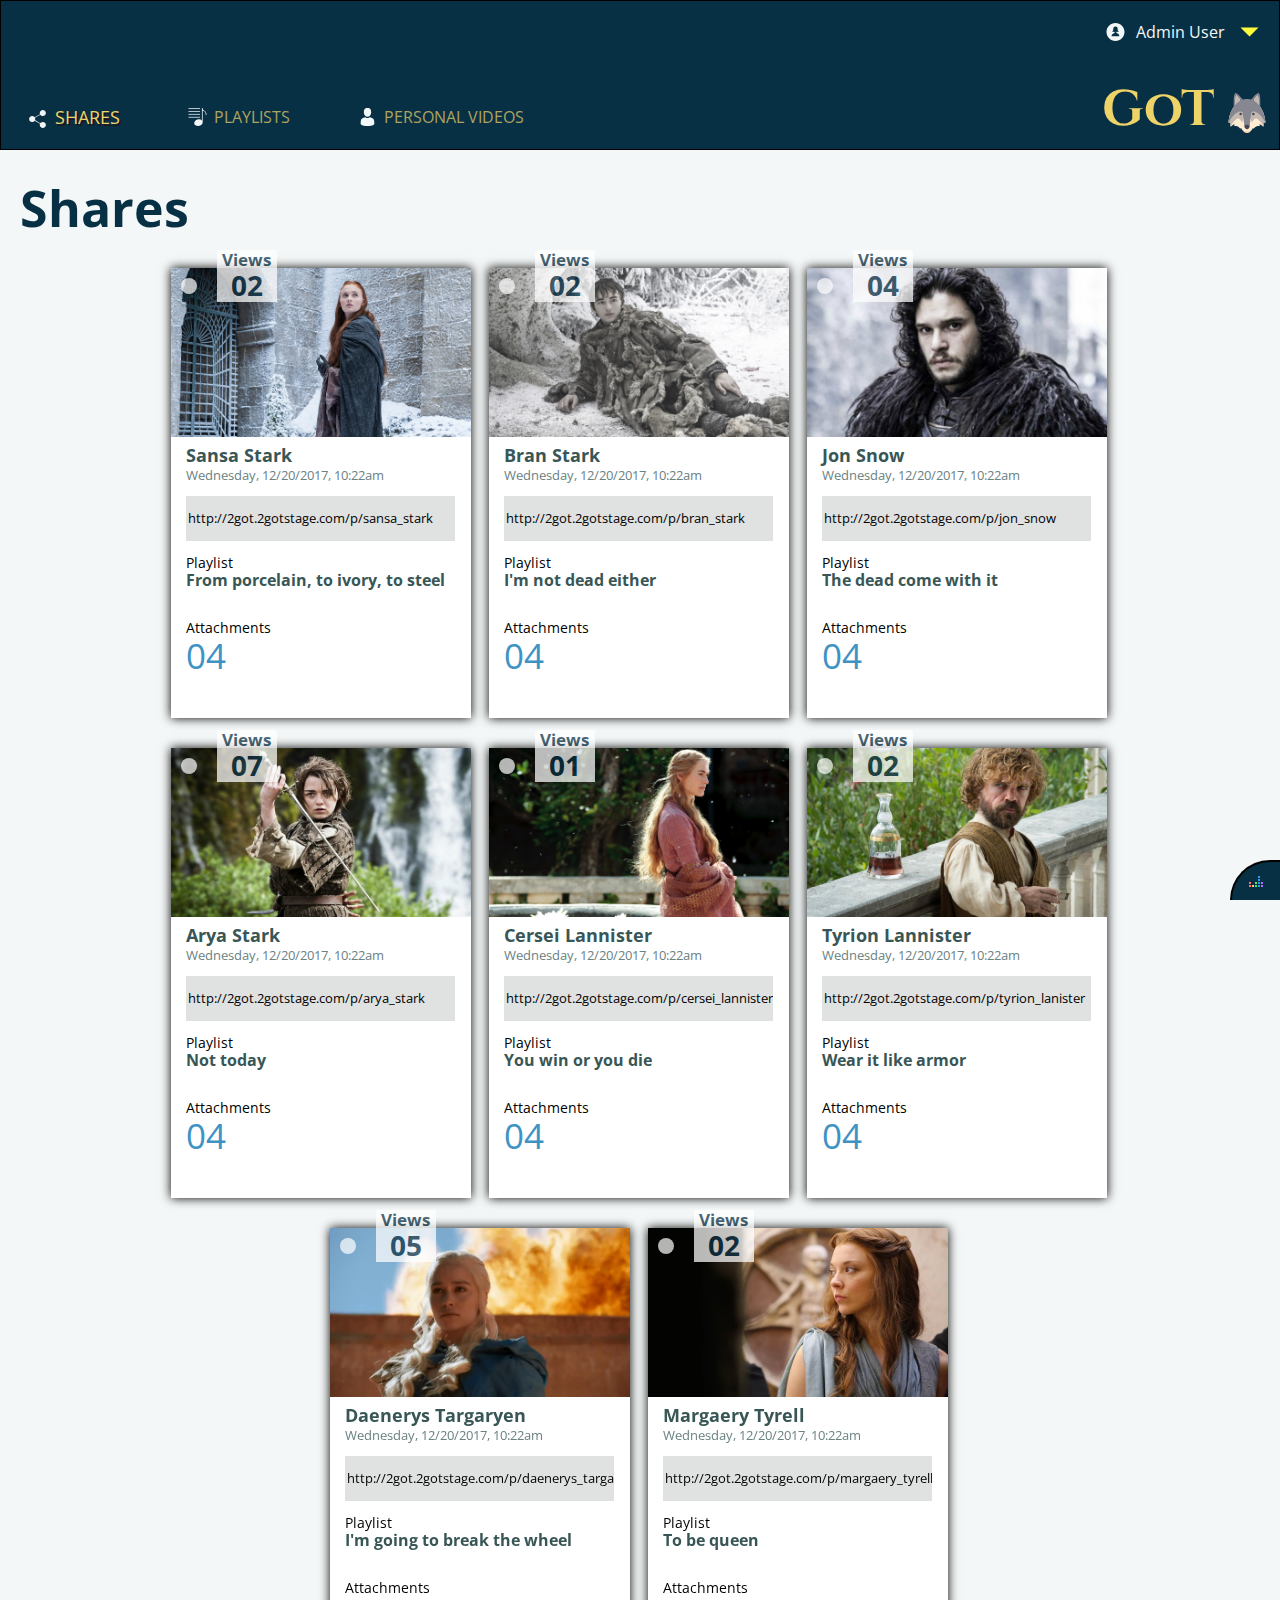
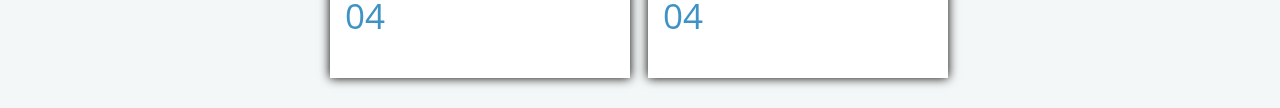
<file: index.html>
<!DOCTYPE html>
<html>
  <head>
    <meta charset="utf-8">
    <meta name="viewport" content="width=device-width, initial-scale=1">
    <title>GoT Playlist</title>
    <link rel="stylesheet" href="style.css" type="text/css">
    <link rel="stylesheet" href="normalize.css" type="text/css">
    <!-- Fonts -->
    <link href="https://fonts.googleapis.com/css?family=Open+Sans:300,400" rel="stylesheet">
    <link href="https://fonts.googleapis.com/css?family=Cinzel" rel="stylesheet">
  </head>

  <body>
    <header id="page-header">
      <p id="admin-arrow">
        <img src="assets/user.svg" alt="admin icon">Admin User <img src="assets/down-arrow.svg" alt="down arrow">
      </p>
      <nav>
        <p id="shares"><img src="assets/share.svg" alt="shares icon"> SHARES  </p>
        <p id="playlists"><img src="assets/playlist.svg" alt="playlist icon"> PLAYLISTS </p>
        <p id="personal-videos"><img src="assets/group.svg" alt="group icon"> PERSONAL VIDEOS </p>
      </nav>
      <p id="nav-lines"><img src="assets/menu.svg" alt="menu icon"></p>
      <h3>GoT <img src="assets/werewolf.svg" alt="game of thrones Stark logo"></h3>
    </header>

    <h1>Shares</h1>

    <section id="main-section">
      <article class="playlist-box box-images" id="sansa-box">
        <div class="arrow">
          <img src="assets/next.svg" alt="next arrow"> <p id="views">Views</p> <p id="views-number">02</p>
        </div>
        <div class="text-container">
          <h4>Sansa Stark</h4>
          <p id="date">Wednesday, 12/20/2017, 10:22am</p>
          <div class="grey-box"><p>http://2got.2gotstage.com/p/sansa_stark</p></div>
          <p class="attachments-and-playlist">Playlist</p>
          <h4 id="playlist-title">From porcelain, to ivory, to steel</h4>
          <p class="attachments-and-playlist">Attachments</p>
          <p id="accent">04</p>
        </div>
      </article>

      <article class="playlist-box box-images" id="bran-box">
        <div class="arrow">
          <img src="assets/next.svg" alt="next arrow"> <p id="views">Views</p> <p id="views-number">02</p>
        </div>
        <div class="text-container">
          <h4>Bran Stark</h4>
          <p id="date">Wednesday, 12/20/2017, 10:22am</p>
          <div class="grey-box"><p>http://2got.2gotstage.com/p/bran_stark</p></div>
          <p class="attachments-and-playlist">Playlist</p>
          <h4 id="playlist-title">I'm not dead either</h4>
          <p class="attachments-and-playlist">Attachments</p>
          <p id="accent">04</p>
        </div>
      </article>

      <article class="playlist-box box-images" id="jon-box">
        <div class="arrow">
          <img src="assets/next.svg" alt="next arrow"> <p id="views">Views</p> <p id="views-number">04</p>
        </div>
        <div class="text-container">
          <h4>Jon Snow</h4>
          <p id="date">Wednesday, 12/20/2017, 10:22am</p>
          <div class="grey-box"><p>http://2got.2gotstage.com/p/jon_snow</p></div>
          <p class="attachments-and-playlist">Playlist</p>
          <h4 id="playlist-title">The dead come with it</h4>
          <p class="attachments-and-playlist">Attachments</p>
          <p id="accent">04</p>
        </div>
      </article>

      <article class="playlist-box box-images" id="arya-box">
        <div class="arrow">
          <img src="assets/next.svg" alt="next arrow"><p id="views">Views</p> <p id="views-number">07</p>
        </div>
        <div class="text-container">
          <h4>Arya Stark</h4>
          <p id="date">Wednesday, 12/20/2017, 10:22am</p>
          <div class="grey-box"><p>http://2got.2gotstage.com/p/arya_stark</p></div>
          <p class="attachments-and-playlist">Playlist</p>
          <h4 id="playlist-title">Not today</h4>
          <p class="attachments-and-playlist">Attachments</p>
          <p id="accent">04</p>
        </div>
      </article>

      <article class="playlist-box box-images" id="cersei-box">
        <div class="arrow">
          <img src="assets/next.svg" alt="next arrow"><p id="views">Views</p> <p id="views-number">01</p>
        </div>
        <div class="text-container">
          <h4>Cersei Lannister</h4>
          <p id="date">Wednesday, 12/20/2017, 10:22am</p>
          <div class="grey-box"><p>http://2got.2gotstage.com/p/cersei_lannister</p></div>
          <p class="attachments-and-playlist">Playlist</p>
          <h4 id="playlist-title">You win or you die</h4>
          <p class="attachments-and-playlist">Attachments</p>
          <p id="accent">04</p>
        </div>
      </article>

      <article class="playlist-box box-images" id="tyrion-box">
        <div class="arrow">
          <img src="assets/next.svg" alt="next arrow"><p id="views">Views</p> <p id="views-number">02</p>
        </div>
        <div class="text-container">
          <h4>Tyrion Lannister</h4>
          <p id="date">Wednesday, 12/20/2017, 10:22am</p>
          <div class="grey-box"><p>http://2got.2gotstage.com/p/tyrion_lanister</p></div>
          <p class="attachments-and-playlist">Playlist</p>
          <h4 id="playlist-title">Wear it like armor</h4>
          <p class="attachments-and-playlist">Attachments</p>
          <p id="accent">04</p>
        </div>
      </article>

      <article class="playlist-box box-images" id="dany-box">
        <div class="arrow">
          <img src="assets/next.svg" alt="next arrow"><p id="views">Views</p> <p id="views-number">05</p>
        </div>
        <div class="text-container">
          <h4>Daenerys Targaryen</h4>
          <p id="date">Wednesday, 12/20/2017, 10:22am</p>
          <div class="grey-box"><p>http://2got.2gotstage.com/p/daenerys_targaryen</p></div>
          <p class="attachments-and-playlist">Playlist</p>
          <h4 id="playlist-title">I'm going to break the wheel</h4>
          <p class="attachments-and-playlist">Attachments</p>
          <p id="accent">04</p>
        </div>
      </article>

      <article class="playlist-box box-images" id="marg-box">
        <div class="arrow">
          <img src="assets/next.svg" alt="next arrow"> <p id="views">Views</p> <p id="views-number">02</p>
        </div>
        <div class="text-container">
          <h4>Margaery Tyrell</h4>
          <p id="date">Wednesday, 12/20/2017, 10:22am</p>
          <div class="grey-box"><p>http://2got.2gotstage.com/p/margaery_tyrell</p></div>
          <p class="attachments-and-playlist">Playlist</p>
          <h4 id="playlist-title">To be queen</h4>
          <p class="attachments-and-playlist">Attachments</p>
          <p id="accent">04</p>
        </div>
      </article>

      <div id="currently-playing">
      </div>
    </section>

    <script type="text/javascript" src="script.js"></script>
  </body>
</html>
</file>
<file: style.css>
* {
  box-sizing: border-box;
}

body {
  background-color: #F4F7F7;
  font-family: 'Open Sans', sans-serif;
  margin: 0;
}

#page-header {
  background-color: #083045;
  border: 1px solid black;
  display: flex;
  height: 150px;
  justify-content: space-between;
  padding: 20px;
  width: 100%;
  z-index: 100;
}

nav {
  display: flex;
  flex-direction: row;
  justify-content: flex-start;
  padding: 0 0 20px 25px;
  position: absolute;
  top: 85px;
  left: 0px;

}

nav p {
  display: inline-block;
  margin-right: 40px;
  padding-right: 25px;
  text-align: center;
}

nav p:hover {
  cursor: pointer;
}

#nav-lines {
  display: none;
  visibility: hidden;
}

#admin-arrow {
  color: #F4F7F7;
  display: inline-block;
  position: absolute;
  right: 10px;
  top: 0;
}

#admin-arrow img {
  margin: 0 8px;
}

#admin-arrow img, #personal-videos img, #playlists img, #shares img {
  height: 25px;
  padding-top: 7px;
  vertical-align: bottom;
  width: 25px;
}

.arrow img {
  background-color: white;
  border-radius: 50%;
  height: 15%;
  left: 10px;
  opacity: 0.7;
  padding: 8px;
  position: relative;
  top: 10px;
  width: 15%;
}

/* Layout Controls */
.grey-box {
  background-color: #E0E2E2;
  font-size: 13px;
  height: 45px;
  overflow: scroll;
  padding: 2px;
  width: 269px;
}

.grey-box p:hover {
  cursor: pointer;
}

h1 {
  color: #083045;
  display: flex;
  font-size: 50px;
  margin: 30px 20px;
}

#main-section {
  background-color: #F4F7F7;
  width: 100%;
  justify-content: center;
  padding: 0 10px;
  display: flex;
  flex-direction: row;
  flex-wrap: wrap;
}

.playlist-box {
  display: flex;
  flex-direction: column;
  width: 300px;
  min-width: 300px;
  margin: 8px;
  border: 1px solid #455A64;
  background-color: #FFFFFF;
  align-items: flex-start;
  height: 450px;
}

.text-container {
  left: 15px;
  margin: 0 20px 0 0;
  position: relative;
  top: 90px;
}

/* Box Images */
#arya-box {
  background-image: url(assets/arya.png);
}

#bran-box {
  background-image: url(assets/bran.png);
}

#cersei-box {
  background-image: url(assets/cersei.png);
}

#dany-box {
  background-image: url(assets/daenerys.png);
}

#jon-box {
  background-image: url(assets/jon.png);
}

#marg-box {
  background-image: url(assets/maergery.png);
}

#sansa-box {
  background-image: url(assets/sansa.png);
}

#tyrion-box {
 background-image: url(assets/tyrion.png);
}

/* Box Image Layout */
#arya-box, #bran-box, #cersei-box, #dany-box, #jon-box, #marg-box, #sansa-box, #tyrion-box {
  margin-bottom: 30px;
  margin-left: 8px;
}

.box-images {
  background-attachment: local;
  background-position: top;
  background-repeat: no-repeat;
  background-size: 100%;
  border: none;
  box-shadow: 0 0 10px #000000;
  margin: 0 10px;
  vertical-align: top;
}

/* Accessory Elements */


#personal-videos, #playlists {
  color: rgba(238, 211, 105, 0.72);
}

#personal-videos:hover, #playlists:hover {
  color: #EED369;
  text-shadow: 2px 2px black;
}

#shares {
  color: #EED369;
  font-size: 18px;
  text-shadow: 2px 2px #1E1419;
}

h3 {
  color: #EED369;
  position: absolute;
  top: 82px;
  right: 13px;
  font-family: 'Cinzel', serif;
  font-size: 50px;
  margin-top: 0;
}

h3 img {
  height: 40px;
  vertical-align: middle;
  width: 40px;
}

h4 {
  color: #395656;
  font-size: 18px;
  margin-bottom: 0px;
}



/* Song Widget */
#currently-playing {
    background-image: url(assets/musicgif.gif);
    background-position: center;
    background-repeat: no-repeat;
    background-color: #083045;
    border-top: 2px solid black;
    border-left: 2px solid black;
    border-radius: 50px 0px 0px 0px;
    bottom: 0;
    color: white;
    font-size: 12px;
    height: 40px;
    position: fixed;
    right: 0;
    text-align: right;
    width: 50px;
}

#currently-playing:hover {
  background-position: bottom 10px left 20px;
  border-radius: 0px;
  padding-right: 20px;
  transition-duration: 1s;
  transform: scale(1, 1);
  width: 20%;
}

/* Text */

#accent {
  color: #3E93C4;
  font-size: 35px;
  margin-top: 0;
}

.attachments-and-playlist {
  font-size: 14px;
  margin-bottom: 0;
}

#date {
  color: #6B8282;
  font-size: 13px;
  margin-top: 3px;
}

#playlist-title {
  font-size: 16px;
  margin-bottom: 30px;
  margin-top: 0;
}

#views {
  font-size: 17px;
  margin-top: -37px;
  margin-bottom: 0px;
}

#views-number {
  font-size: 28px;
  margin-top: 0px;
}

#views, #views-number {
  background-color: white;
  color: #083045;
  font-weight: bold;
  margin-left: 76%;
  margin-bottom: 0px;
  opacity: 0.72;
  text-align: center;
  width: 60px;
}





@media screen and (max-width: 715px) {
  nav {
    flex-direction: column;
    padding: 0;
    position: absolute;
    margin: 0;
    top: 0;
  }

  nav p {
    margin: 10px;
    text-align: left;
  }
}

@media screen and (max-width: 655px) {
  h1 {
    display: none;
  }

  .playlist-box {
    margin-top: 40px;
  }
}

@media screen and (max-width: 655px) {
  h3 {
    font-size: 35px;
  }

  h3 img {
    height: 37px;
    width: 37px;
  }
}

@media screen and (max-width: 400px) {
  h3 {
    position: absolute;
    top: 95px;
    left: 20px;
  }

  nav p {
    display: none;
    visibility: hidden;
  }

  #nav-lines {
    display: block;
    position: absolute;
    top: 10px;
    visibility: visible;
  }

  #nav-lines img {
    display: block;
    visibility: visible;
    height:12%;
    width: 12%;
  }
}
</file>
